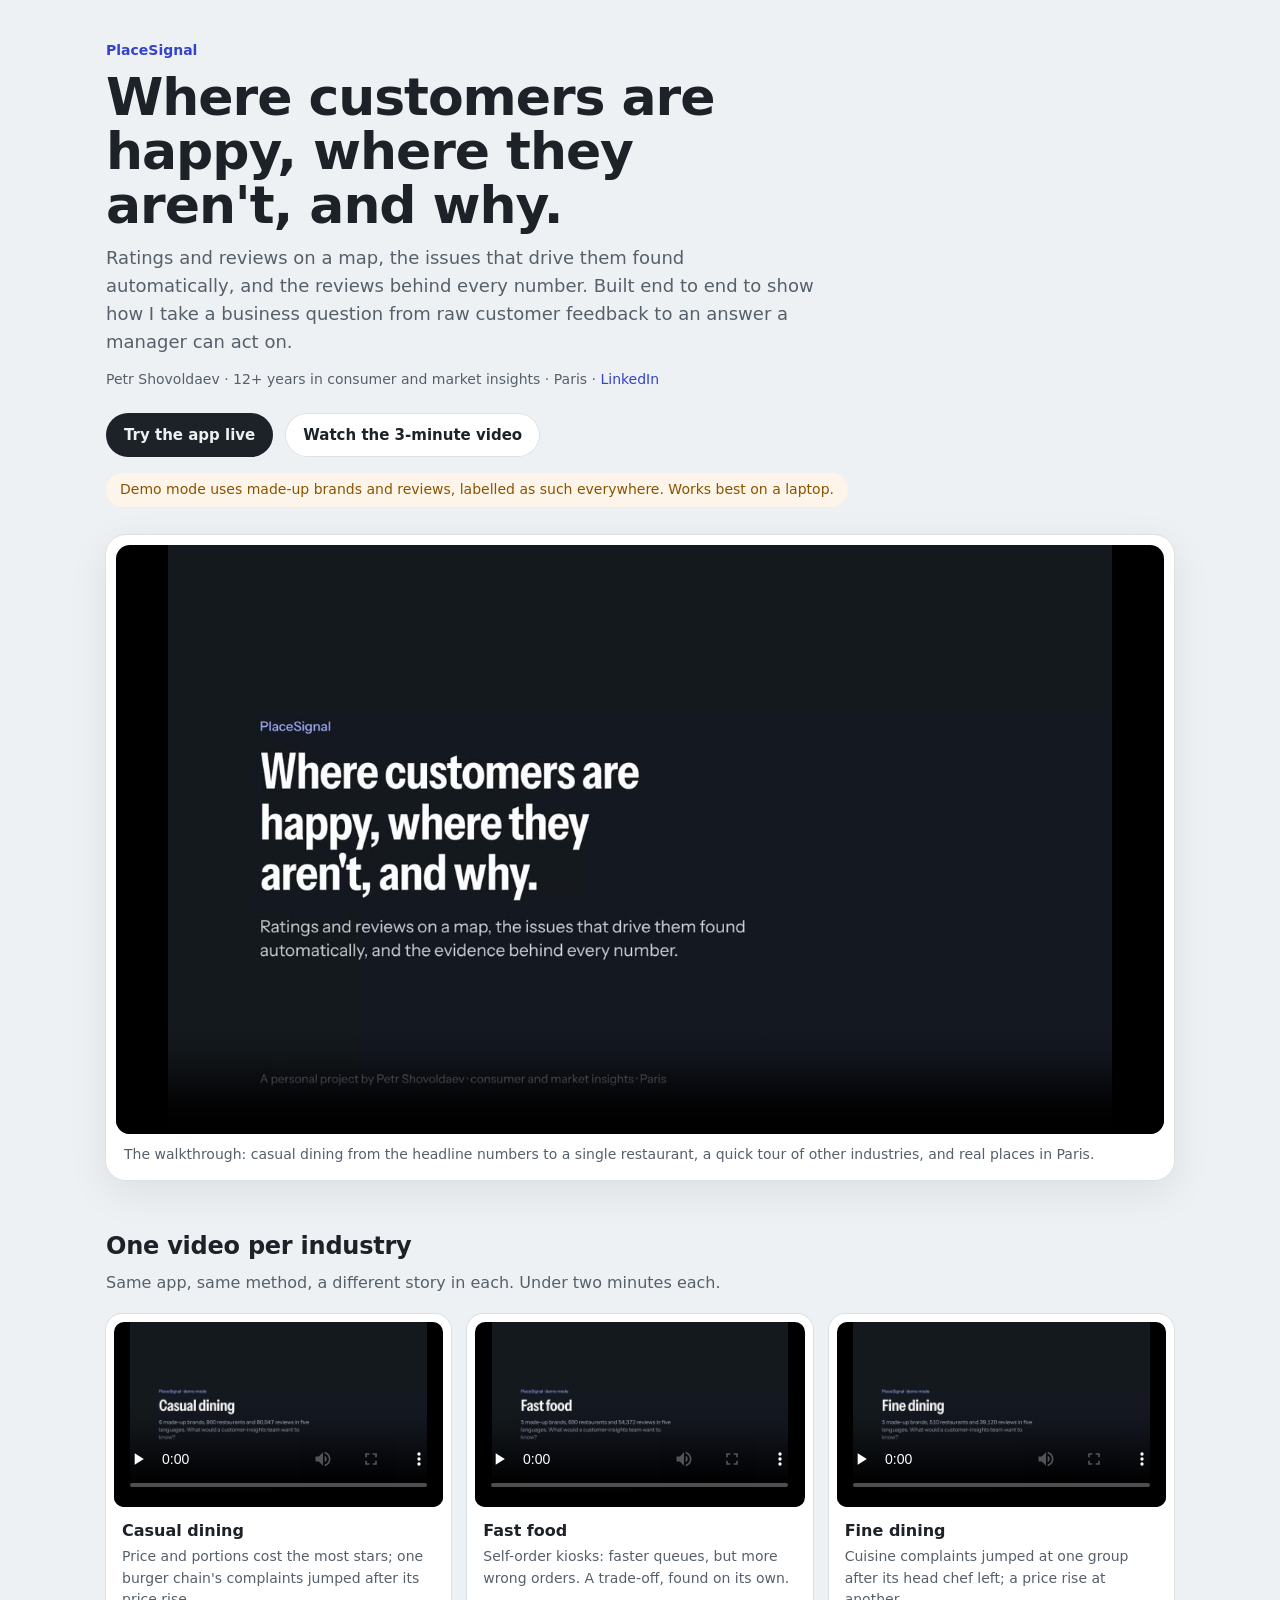
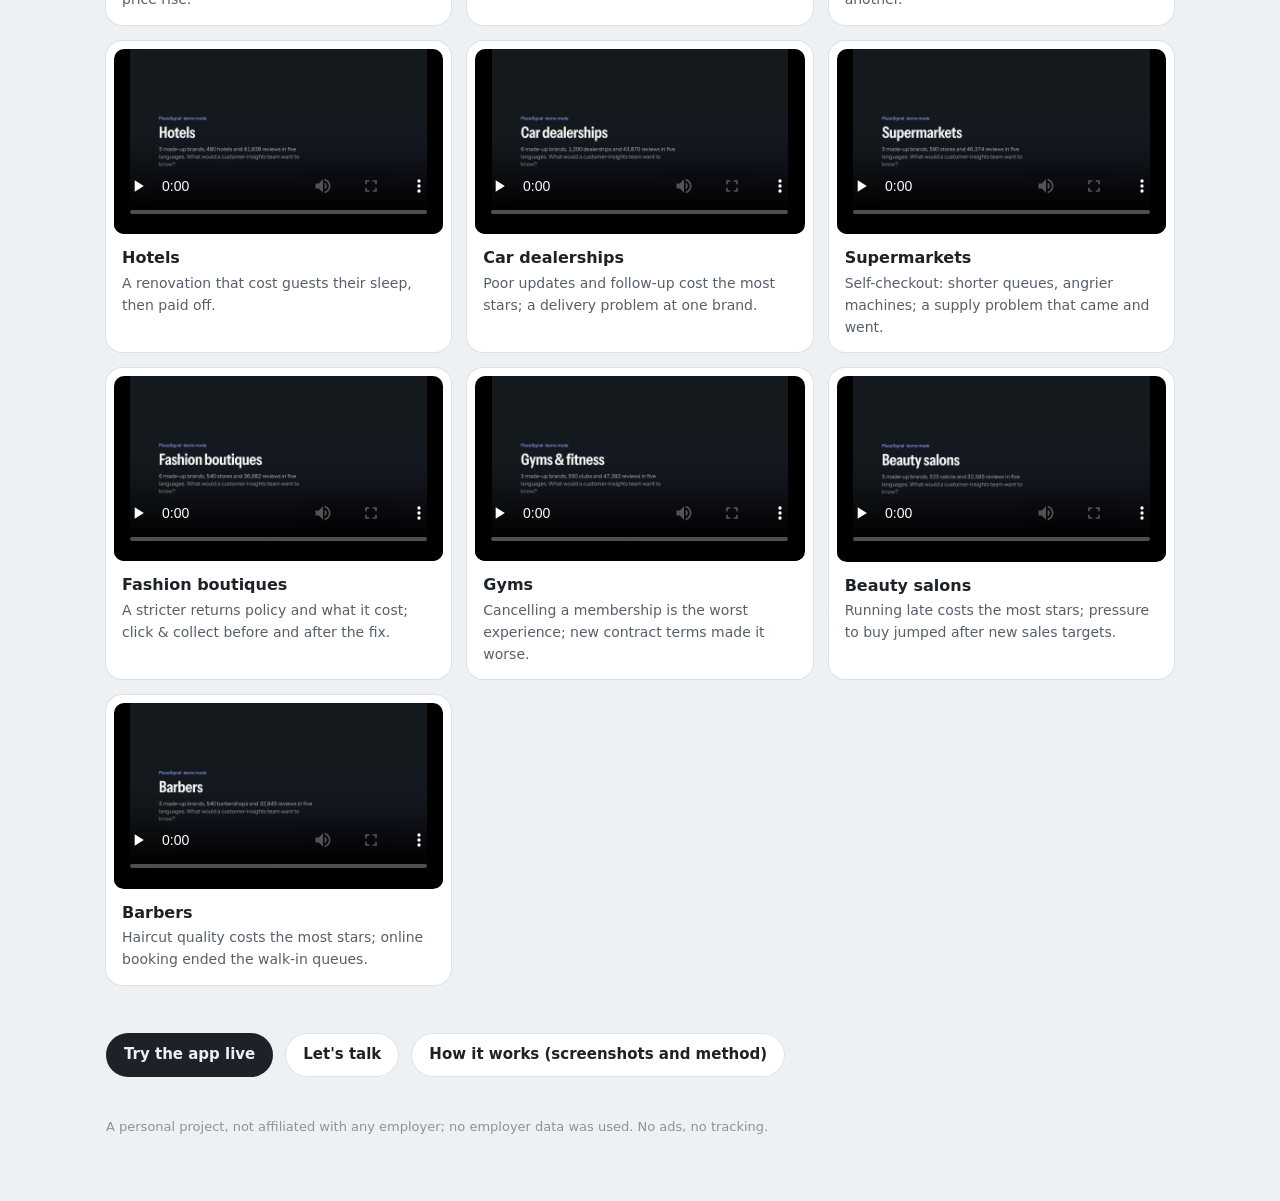
<file: index.html>
<!doctype html>
<html lang="en">
<head>
<meta charset="utf-8">
<meta name="viewport" content="width=device-width, initial-scale=1">
<title>PlaceSignal — videos</title>
<meta name="description" content="PlaceSignal: where customers are happy, where they aren't, and why. Short walkthrough videos. A personal project by Petr Shovoldaev.">
<meta property="og:title" content="PlaceSignal — customer experience intelligence">
<meta property="og:description" content="Ratings and reviews on a map, what drives them, and the evidence behind every number. Watch the 3-minute walkthrough.">
<meta property="og:image" content="videos/posters/placesignal-overview.jpg">
<style>
  :root { --bg:#eef1f3; --paper:#fff; --ink:#1c2228; --slate:#56606b; --mist:#8a939c; --rule:#dce1e5; --signal:#3443c9; --amber:#8a5300; --amberbg:#fdf5e9; }
  @media (prefers-color-scheme: dark) { :root:not([data-theme="light"]) { --bg:#14181c; --paper:#1d2329; --ink:#eef1f3; --slate:#b3bcc4; --mist:#8a939c; --rule:#2c343c; --signal:#8f9bff; --amber:#f2c27b; --amberbg:#2e2618; } }
  * { box-sizing: border-box; }
  body { margin:0; background:var(--bg); color:var(--ink); font:16px/1.55 ui-sans-serif, system-ui, -apple-system, "Segoe UI", sans-serif; -webkit-font-smoothing:antialiased; }
  .wrap { max-width:1100px; margin:0 auto; padding:40px 16px 64px; }
  .eyebrow { color:var(--signal); font-weight:600; font-size:14px; margin:0; }
  h1 { font-size:clamp(32px, 6vw, 52px); line-height:1.04; letter-spacing:-0.02em; margin:8px 0 12px; max-width:18ch; }
  .lead { color:var(--slate); font-size:18px; max-width:62ch; margin:0; }
  .by { color:var(--slate); font-size:14px; margin-top:14px; }
  .by a { color:var(--signal); text-decoration:none; }
  .cta { display:flex; flex-wrap:wrap; gap:12px; margin-top:22px; }
  .note { display:inline-block; margin-top:16px; background:var(--amberbg); color:var(--amber); border-radius:999px; padding:6px 14px; font-size:14px; }
  .hero { margin-top:28px; background:var(--paper); border-radius:20px; padding:10px; box-shadow:0 0 0 1px var(--rule), 0 12px 40px rgb(20 25 31 / .08); }
  video { width:100%; display:block; border-radius:14px; background:#000; aspect-ratio:16/9; }
  .hero p { margin:10px 8px 4px; color:var(--slate); font-size:14px; }
  h2 { font-size:24px; margin:48px 0 6px; letter-spacing:-0.01em; }
  .sub { color:var(--slate); margin:0 0 18px; }
  .grid { display:grid; gap:16px; grid-template-columns:repeat(auto-fill, minmax(300px, 1fr)); }
  .card { background:var(--paper); border-radius:16px; padding:8px 8px 14px; box-shadow:0 0 0 1px var(--rule); }
  .card video { border-radius:10px; }
  .card h3 { font-size:16px; margin:12px 8px 2px; }
  .card p { font-size:14px; color:var(--slate); margin:0 8px; }
  .links { margin-top:48px; display:flex; flex-wrap:wrap; gap:12px; }
  .btn { display:inline-flex; align-items:center; height:44px; padding:0 18px; border-radius:999px; text-decoration:none; font-weight:600; font-size:15px; }
  .primary { background:var(--ink); color:var(--bg); }
  .ghost { box-shadow:inset 0 0 0 1px var(--rule); color:var(--ink); background:var(--paper); }
  footer { margin-top:40px; color:var(--mist); font-size:13px; }
</style>
</head>
<body>
<main class="wrap">
  <p class="eyebrow">PlaceSignal</p>
  <h1>Where customers are happy, where they aren't, and why.</h1>
  <p class="lead">Ratings and reviews on a map, the issues that drive them found automatically, and the reviews behind every number. Built end to end to show how I take a business question from raw customer feedback to an answer a manager can act on.</p>
  <p class="by">Petr Shovoldaev · 12+ years in consumer and market insights · Paris · <a href="https://www.linkedin.com/in/pshovoldaev/">LinkedIn</a></p>
  <div class="cta">
    <a class="btn primary" href="app/">Try the app live</a>
    <a class="btn ghost" href="#watch">Watch the 3-minute video</a>
  </div>
  <span class="note">Demo mode uses made-up brands and reviews, labelled as such everywhere. Works best on a laptop.</span>

  <section class="hero" aria-label="Walkthrough" id="watch">
    <video controls preload="metadata" playsinline poster="videos/posters/placesignal-overview.jpg">
      <source src="videos/placesignal-overview.mp4" type="video/mp4">
    </video>
    <p>The walkthrough: casual dining from the headline numbers to a single restaurant, a quick tour of other industries, and real places in Paris.</p>
  </section>

  <h2>One video per industry</h2>
  <p class="sub">Same app, same method, a different story in each. Under two minutes each.</p>
  <div class="grid" id="grid"></div>

  <div class="links">
    <a class="btn primary" href="app/">Try the app live</a>
    <a class="btn ghost" href="https://www.linkedin.com/in/pshovoldaev/">Let's talk</a>
    <a class="btn ghost" href="https://github.com/PandasAndChill/placesignal-showcase">How it works (screenshots and method)</a>
  </div>
  <footer>A personal project, not affiliated with any employer; no employer data was used. No ads, no tracking.</footer>
</main>
<script>
  const V = [
    ['restaurants', 'Casual dining', 'Price and portions cost the most stars; one burger chain\'s complaints jumped after its price rise.'],
    ['fast_food', 'Fast food', 'Self-order kiosks: faster queues, but more wrong orders. A trade-off, found on its own.'],
    ['fine_dining', 'Fine dining', 'Cuisine complaints jumped at one group after its head chef left; a price rise at another.'],
    ['hotels', 'Hotels', 'A renovation that cost guests their sleep, then paid off.'],
    ['automotive', 'Car dealerships', 'Poor updates and follow-up cost the most stars; a delivery problem at one brand.'],
    ['supermarkets', 'Supermarkets', 'Self-checkout: shorter queues, angrier machines; a supply problem that came and went.'],
    ['fashion', 'Fashion boutiques', 'A stricter returns policy and what it cost; click & collect before and after the fix.'],
    ['gyms', 'Gyms', 'Cancelling a membership is the worst experience; new contract terms made it worse.'],
    ['beauty', 'Beauty salons', 'Running late costs the most stars; pressure to buy jumped after new sales targets.'],
    ['barbers', 'Barbers', 'Haircut quality costs the most stars; online booking ended the walk-in queues.'],
  ]
  const grid = document.getElementById('grid')
  for (const [id, title, text] of V) {
    const card = document.createElement('article')
    card.className = 'card'
    card.innerHTML = `<video controls preload="none" playsinline poster="videos/posters/industry-${id}.jpg"><source src="videos/industry-${id}.mp4" type="video/mp4"></video><h3></h3><p></p>`
    card.querySelector('h3').textContent = title
    card.querySelector('p').textContent = text
    grid.append(card)
  }
  // one video at a time
  document.addEventListener('play', (e) => { document.querySelectorAll('video').forEach((v) => { if (v !== e.target) v.pause() }) }, true)
</script>
</body>
</html>
</file>
